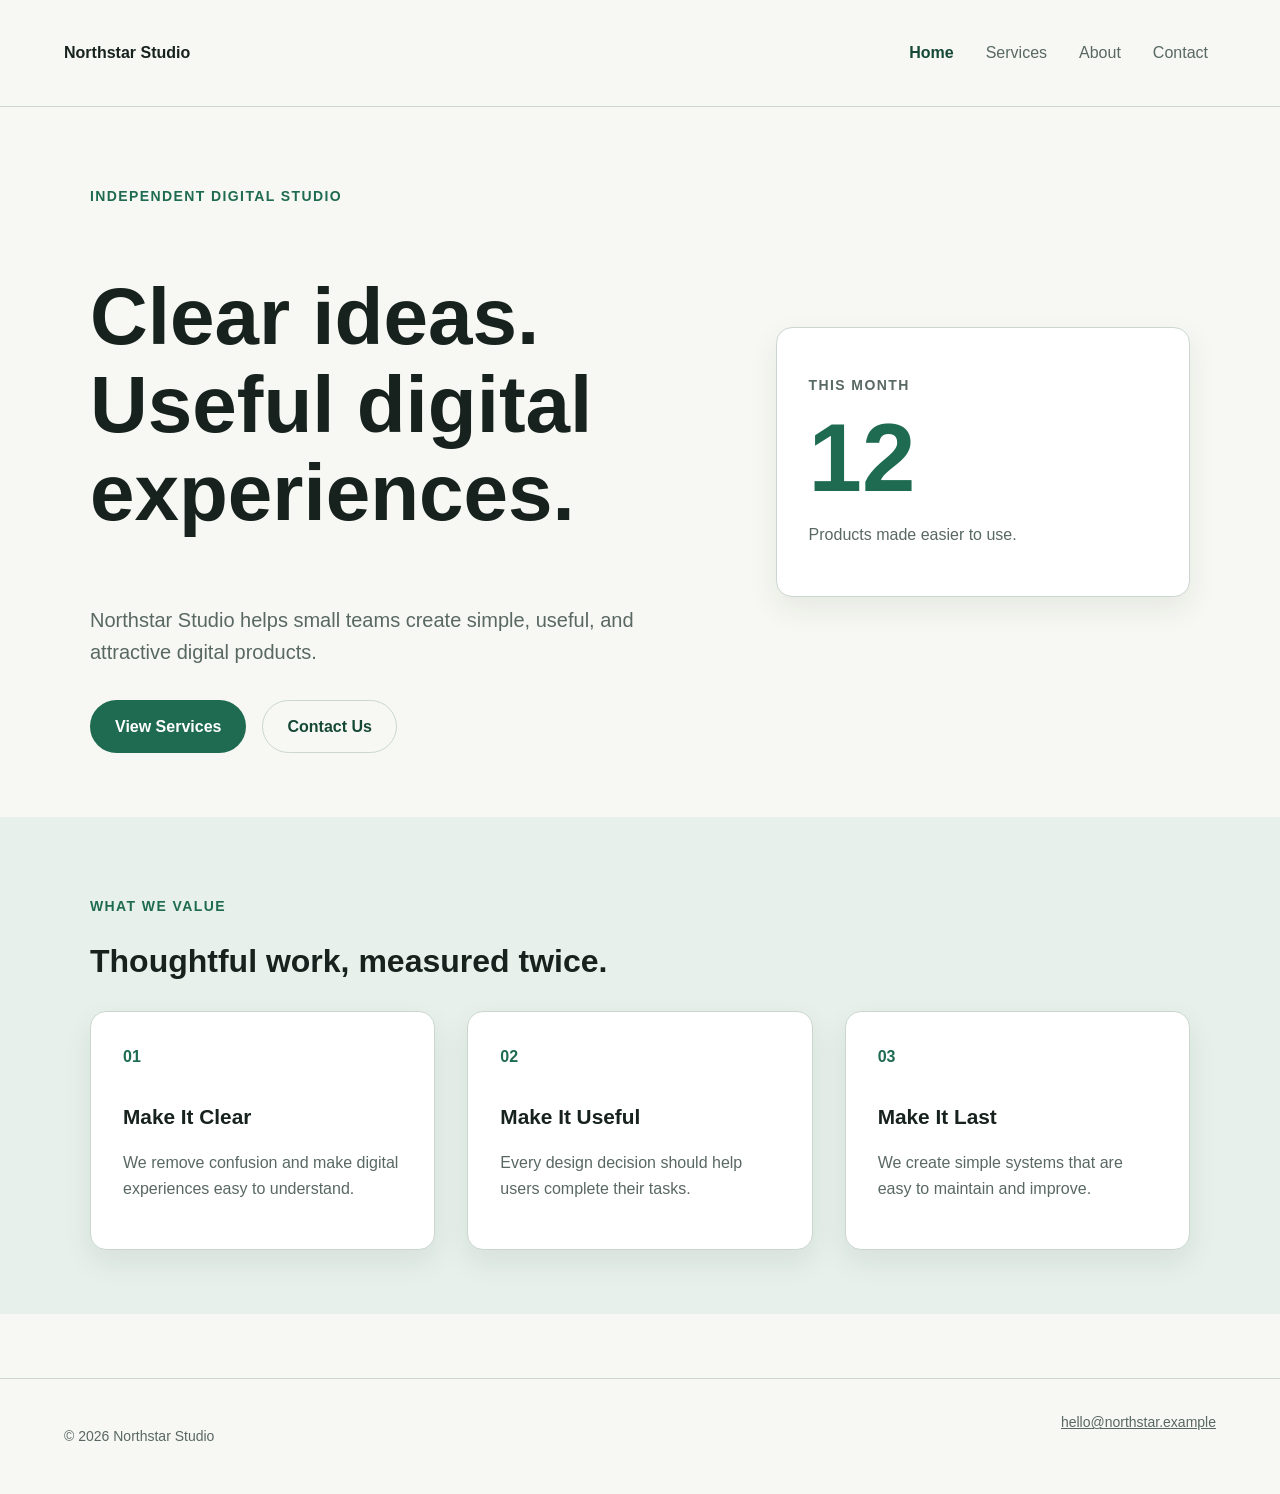
<file: index.html>
<!DOCTYPE html>
<html lang="en">
<head>
  <meta charset="UTF-8">
  <meta name="viewport" content="width=device-width, initial-scale=1.0">

  <title>Northstar Studio - Home</title>

  <!-- Connects the HTML file to the CSS file -->
  <link rel="stylesheet" href="style.css">
</head>

<body>

  <!-- Website navigation -->
  <header class="site-header">
    <a href="index.html" class="logo">Northstar Studio</a>

    <nav class="navigation">
      <a href="index.html" class="active">Home</a>
      <a href="Services.html">Services</a>
      <a href="About.html">About</a>
      <a href="Contact.html">Contact</a>
    </nav>
  </header>

  <!-- Main content -->
  <main>

    <!-- Hero section -->
    <section class="hero">
      <div class="hero-content">
        <p class="eyebrow">Independent Digital Studio</p>

        <h1>Clear ideas. Useful digital experiences.</h1>

        <p class="intro-text">
          Northstar Studio helps small teams create simple,
          useful, and attractive digital products.
        </p>

        <div class="button-group">
          <a href="services.html" class="button primary-button">
            View Services
          </a>

          <a href="contact.html" class="button secondary-button">
            Contact Us
          </a>
        </div>
      </div>

      <!-- Reusable card component -->
      <div class="card highlight-card">
        <p class="eyebrow">This Month</p>
        <strong>12</strong>
        <p>Products made easier to use.</p>
      </div>
    </section>

    <!-- Values section -->
    <section class="section light-section">
      <div class="container">
        <p class="eyebrow">What We Value</p>

        <h2>Thoughtful work, measured twice.</h2>

        <div class="card-grid">

          <article class="card">
            <span class="number">01</span>
            <h3>Make It Clear</h3>
            <p>
              We remove confusion and make digital experiences
              easy to understand.
            </p>
          </article>

          <article class="card">
            <span class="number">02</span>
            <h3>Make It Useful</h3>
            <p>
              Every design decision should help users complete
              their tasks.
            </p>
          </article>

          <article class="card">
            <span class="number">03</span>
            <h3>Make It Last</h3>
            <p>
              We create simple systems that are easy to maintain
              and improve.
            </p>
          </article>

        </div>
      </div>
    </section>

  </main>

  <!-- Website footer -->
  <footer class="footer">
    <p>© 2026 Northstar Studio</p>
    <a href="contact.html">hello@northstar.example</a>
  </footer>

</body>
</html>
</file>
<file: style.css>
:root {
  /* Colour tokens */
  --color-dark: #17221f;
  --color-gray: #596862;
  --color-white: #ffffff;
  --color-background: #f7f8f3;
  --color-light-green: #e7f0eb;
  --color-green: #1f6b52;
  --color-dark-green: #154936;
  --color-border: #cad7d0;

  /* Spacing tokens */
  --space-small: 0.5rem;
  --space-medium: 1rem;
  --space-large: 2rem;
  --space-extra-large: 4rem;

  /* Font-size tokens */
  --font-small: 0.875rem;
  --font-normal: 1rem;
  --font-large: 1.25rem;
  --font-heading: clamp(2.5rem, 7vw, 5rem);

  /* Other design tokens */
  --radius: 1rem;
  --content-width: 1100px;
}

/* ========================================
   GENERAL STYLES
   ======================================== */

* {
  box-sizing: border-box;
}

body {
  margin: 0;
  background-color: var(--color-background);
  color: var(--color-dark);
  font-family: Arial, sans-serif;
  font-size: var(--font-normal);
  line-height: 1.6;
}

a {
  color: inherit;
}

h1,
h2,
h3 {
  line-height: 1.1;
}

h1 {
  font-size: var(--font-heading);
  max-width: 800px;
}

h2 {
  font-size: 2rem;
}

h3 {
  font-size: 1.3rem;
}

.container {
  width: min(90%, var(--content-width));
  margin: 0 auto;
}

.eyebrow {
  color: var(--color-green);
  font-size: var(--font-small);
  font-weight: bold;
  letter-spacing: 0.1em;
  text-transform: uppercase;
}

.intro-text {
  max-width: 650px;
  color: var(--color-gray);
  font-size: var(--font-large);
}

/* ========================================
   NAVIGATION
   ======================================== */

.site-header {
  display: flex;
  justify-content: space-between;
  align-items: center;
  gap: var(--space-large);
  padding: var(--space-large) 5%;
  border-bottom: 1px solid var(--color-border);
}

.logo {
  color: var(--color-dark);
  font-weight: bold;
  text-decoration: none;
}

.navigation {
  display: flex;
  flex-wrap: wrap;
  gap: var(--space-medium);
}

.navigation a {
  padding: var(--space-small);
  color: var(--color-gray);
  text-decoration: none;
  border-radius: 0.4rem;
}

/* Hover state */
.navigation a:hover {
  background-color: var(--color-light-green);
  color: var(--color-dark-green);
}

/* Keyboard focus state */
.navigation a:focus-visible {
  outline: 3px solid var(--color-green);
  outline-offset: 3px;
}

/* Active page */
.navigation .active {
  color: var(--color-dark-green);
  font-weight: bold;
}

/* ========================================
   HERO AND PAGE HEADER
   ======================================== */

.hero,
.page-header {
  width: min(90%, var(--content-width));
  margin: 0 auto;
  padding: var(--space-extra-large) 0;
}

.hero {
  display: grid;
  grid-template-columns: 1.5fr 1fr;
  gap: var(--space-extra-large);
  align-items: center;
  min-height: 500px;
}

/* ========================================
   BUTTONS
   ======================================== */

.button-group {
  display: flex;
  flex-wrap: wrap;
  gap: var(--space-medium);
  margin-top: var(--space-large);
}

.button {
  display: inline-block;
  padding: 0.8rem 1.5rem;
  border: 1px solid transparent;
  border-radius: 999px;
  font-weight: bold;
  text-decoration: none;
  cursor: pointer;
}

.primary-button {
  background-color: var(--color-green);
  color: var(--color-white);
}

.primary-button:hover {
  background-color: var(--color-dark-green);
}

.secondary-button {
  border-color: var(--color-border);
  color: var(--color-dark-green);
}

.secondary-button:hover {
  background-color: var(--color-light-green);
}

.button:focus-visible {
  outline: 3px solid var(--color-green);
  outline-offset: 3px;
}

/* ========================================
   REUSABLE CARD COMPONENT
   ======================================== */

.card {
  padding: var(--space-large);
  background-color: var(--color-white);
  border: 1px solid var(--color-border);
  border-radius: var(--radius);
  box-shadow: 0 12px 30px rgb(23 34 31 / 8%);
}

.card p {
  color: var(--color-gray);
}

.highlight-card strong {
  display: block;
  color: var(--color-green);
  font-size: 6rem;
  line-height: 1;
}

/* ========================================
   SECTIONS AND GRIDS
   ======================================== */

.section {
  padding: var(--space-extra-large) 0;
}

.light-section {
  background-color: var(--color-light-green);
}

.card-grid {
  display: grid;
  grid-template-columns: repeat(3, 1fr);
  gap: var(--space-large);
  margin-top: var(--space-large);
}

.number {
  display: inline-block;
  margin-bottom: var(--space-medium);
  color: var(--color-green);
  font-weight: bold;
}

.service-list {
  display: grid;
  gap: var(--space-large);
}

.service-card {
  display: grid;
  grid-template-columns: 60px 1fr;
  gap: var(--space-large);
}

.text-link {
  color: var(--color-dark-green);
  font-weight: bold;
}

/* Two-column layouts */
.two-column {
  width: min(90%, var(--content-width));
  margin: 0 auto;
  display: grid;
  grid-template-columns: 1fr 1fr;
  gap: var(--space-extra-large);
}

/* ========================================
   CONTACT FORM
   ======================================== */

.contact-form {
  display: grid;
  gap: var(--space-small);
}

.contact-form label {
  font-weight: bold;
}

input,
textarea {
  width: 100%;
  padding: 0.8rem;
  border: 1px solid var(--color-border);
  border-radius: 0.4rem;
  background-color: var(--color-background);
  color: var(--color-dark);
  font: inherit;
}

input:focus,
textarea:focus {
  outline: 3px solid var(--color-green);
  border-color: var(--color-green);
}

.contact-information {
  padding-top: var(--space-large);
}

/* ========================================
   FOOTER
   ======================================== */

.footer {
  display: flex;
  justify-content: space-between;
  gap: var(--space-medium);
  margin-top: var(--space-extra-large);
  padding: var(--space-large) 5%;
  border-top: 1px solid var(--color-border);
  color: var(--color-gray);
  font-size: var(--font-small);
}

/* ========================================
   RESPONSIVE DESIGN
   ======================================== */

@media (max-width: 700px) {
  .site-header {
    align-items: flex-start;
    flex-direction: column;
  }

  .hero,
  .two-column {
    grid-template-columns: 1fr;
  }

  .card-grid {
    grid-template-columns: 1fr;
  }

  .hero,
  .page-header,
  .section {
    padding: var(--space-large) 0;
  }
}

@media (max-width: 420px) {
  .navigation {
    gap: 0.25rem;
  }

  .navigation a {
    font-size: var(--font-small);
  }

  .service-card {
    grid-template-columns: 1fr;
  }

  .footer {
    flex-direction: column;
  }
}
</file>
